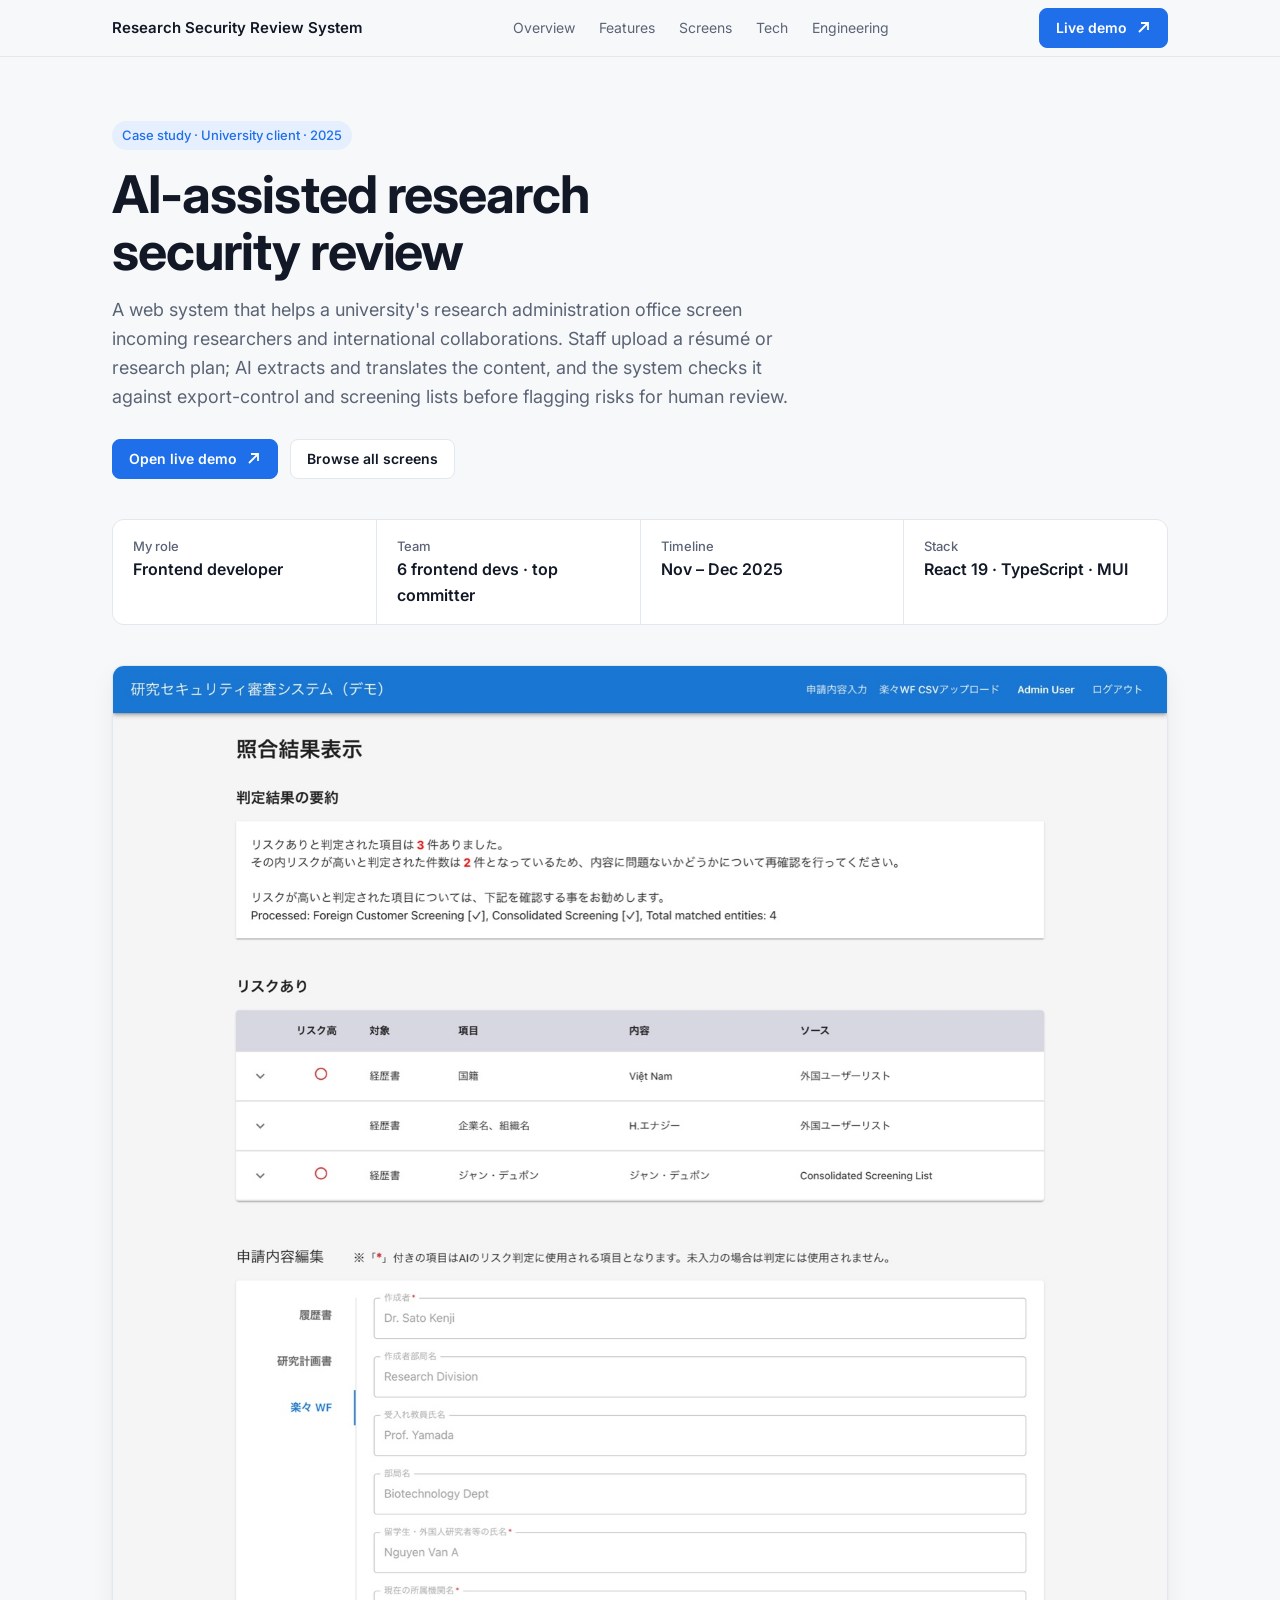
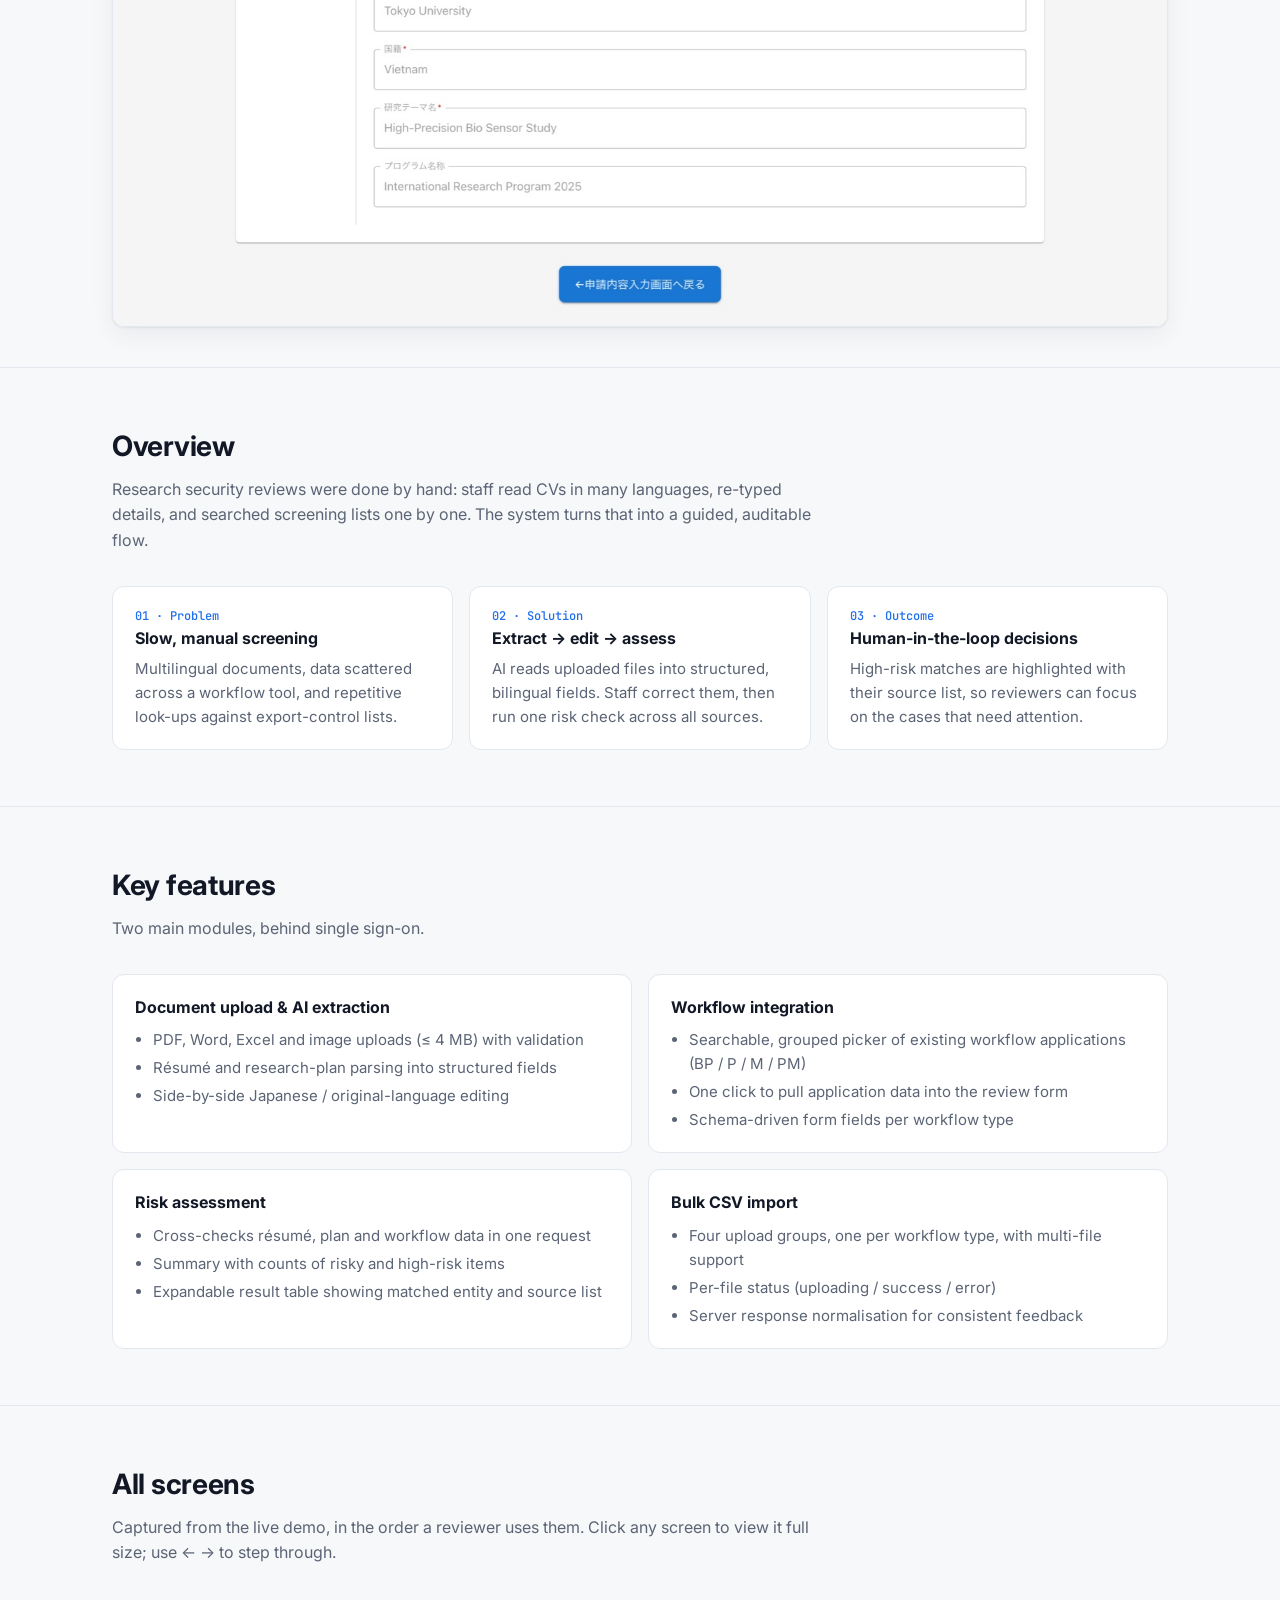
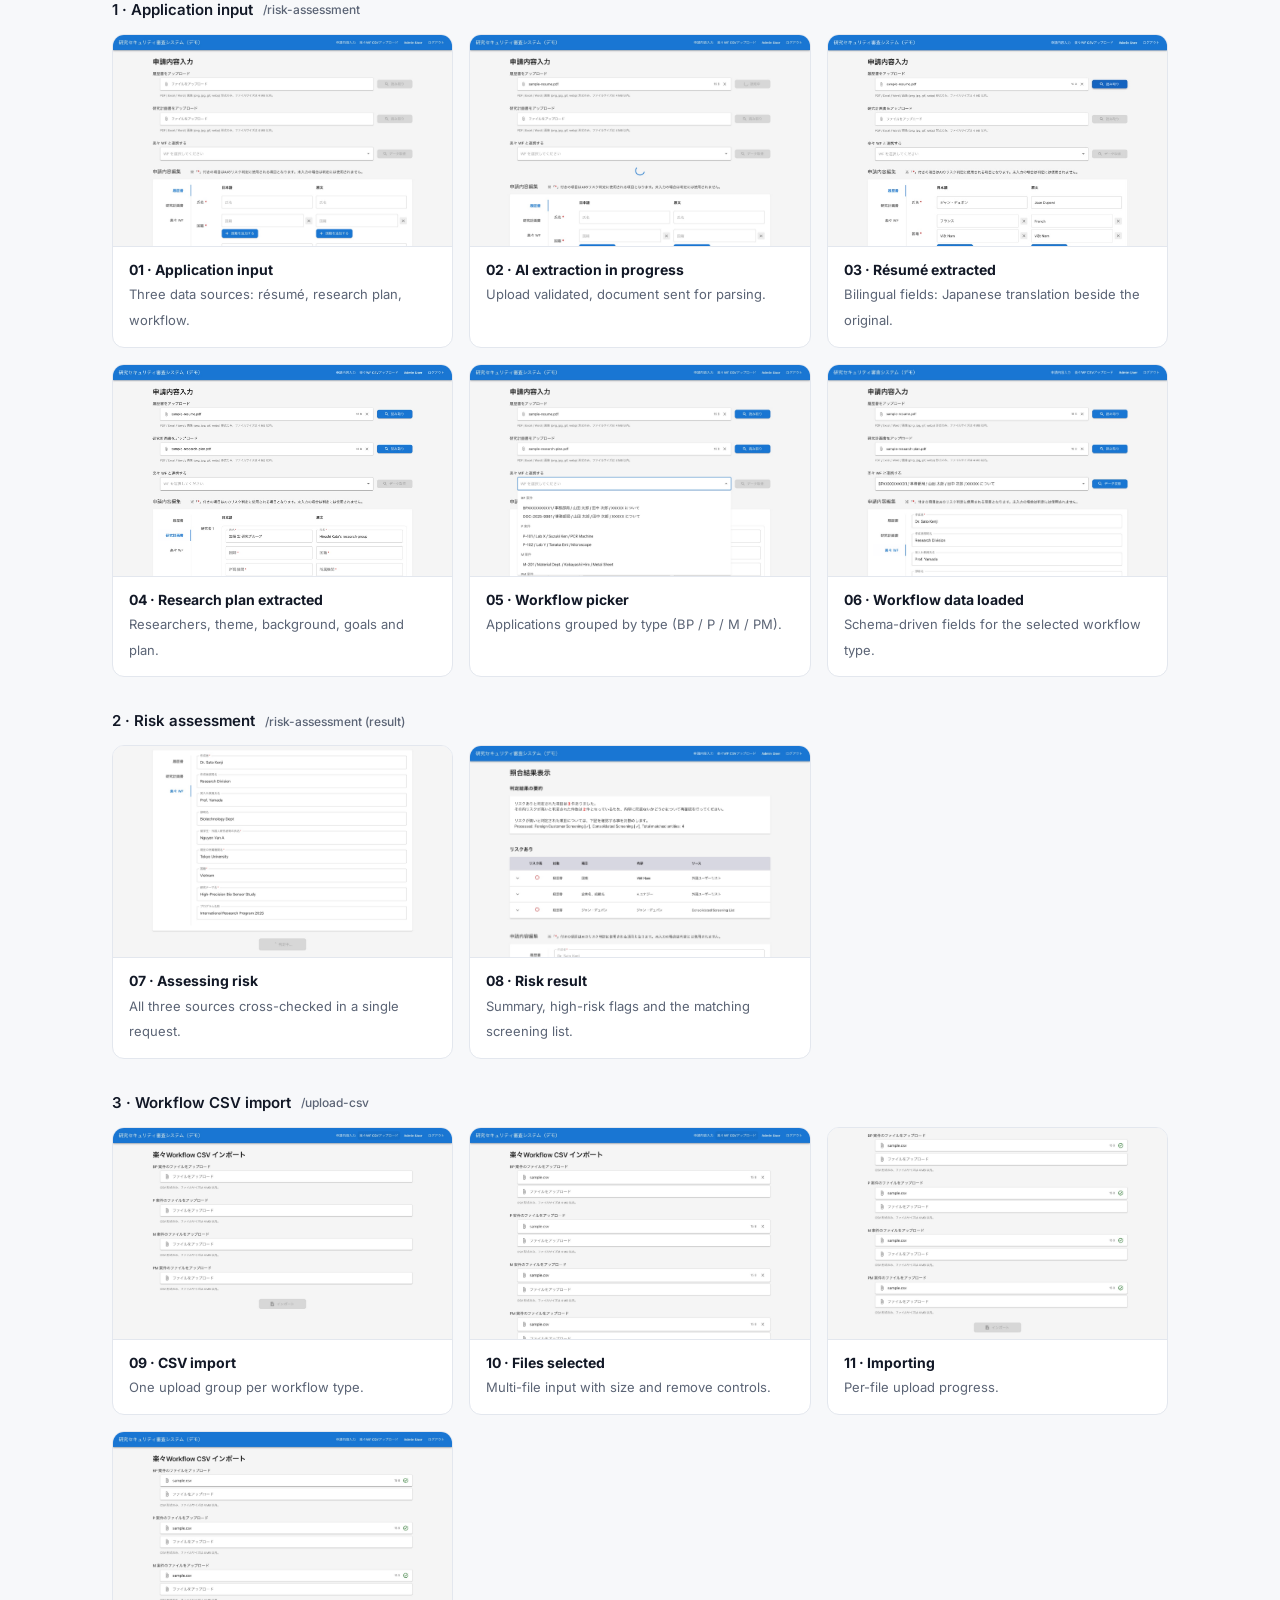
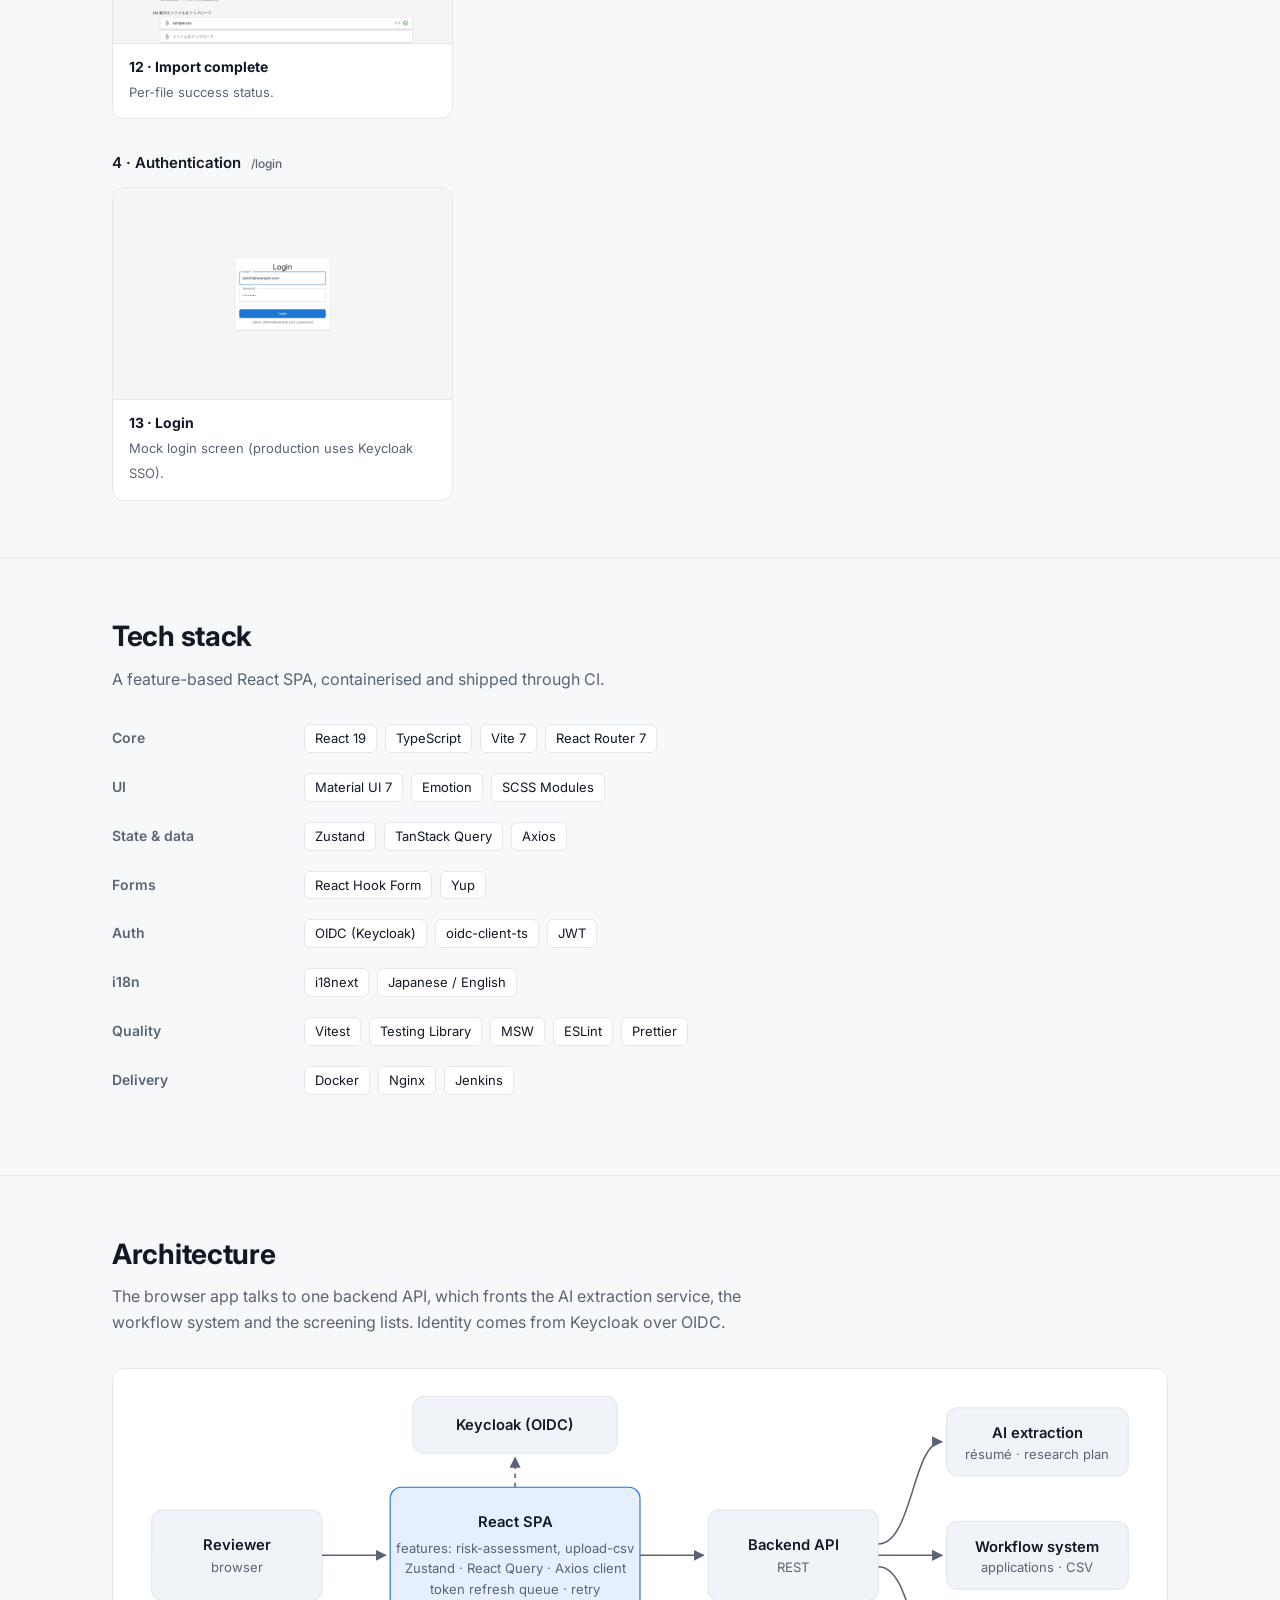
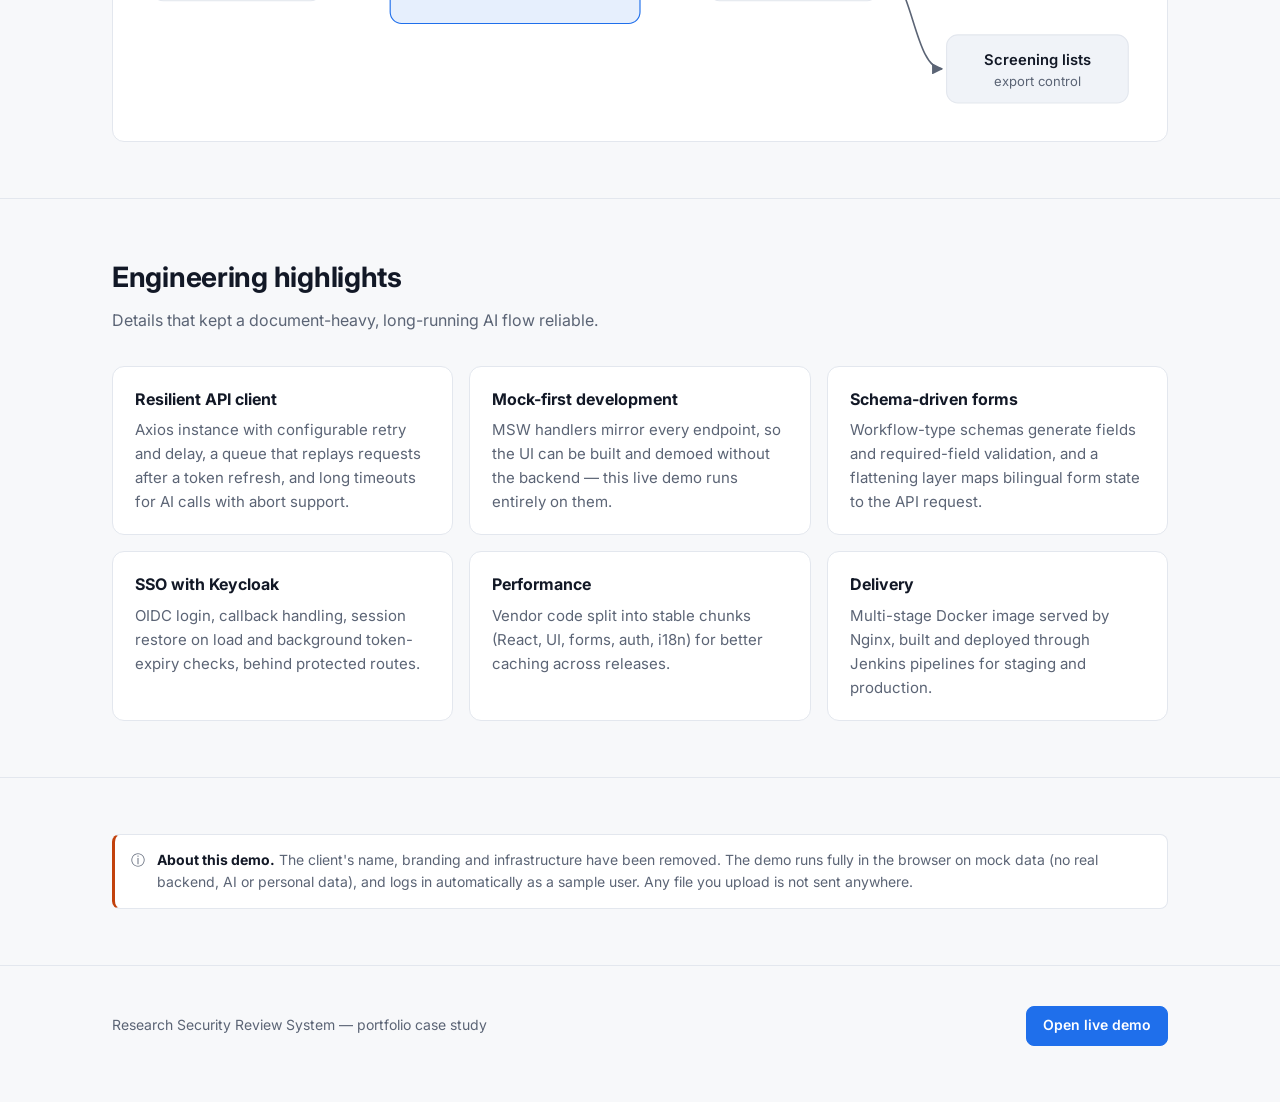
<file: index.html>
<!doctype html>
<html lang="en">
<head>
<meta charset="utf-8">
<meta name="viewport" content="width=device-width, initial-scale=1">
<title>Research Security Review System</title>
<meta name="description" content="Portfolio case study: an AI-assisted research security review system for a university — React 19, TypeScript, MUI, OIDC.">
<link rel="preconnect" href="https://fonts.googleapis.com">
<link rel="preconnect" href="https://fonts.gstatic.com" crossorigin>
<link href="https://fonts.googleapis.com/css2?family=Inter:wght@400;500;600;700&family=JetBrains+Mono:wght@500&display=swap" rel="stylesheet">
<style>
  :root {
    --bg: #f7f8fa; --surface: #ffffff; --surface-2: #f0f3f8; --text: #121826; --muted: #5b6475;
    --border: #e3e7ee; --accent: #1f6feb; --accent-ink: #ffffff; --accent-soft: #e6effd;
    --ok: #1a7f37; --warn: #c2410c; --shadow: 0 1px 2px rgba(16,24,40,.06), 0 8px 24px rgba(16,24,40,.06);
  }
  @media (prefers-color-scheme: dark) {
    :root:not([data-theme="light"]) {
      --bg: #0d1117; --surface: #151b23; --surface-2: #1b2330; --text: #e6edf3; --muted: #9aa5b4;
      --border: #2a3441; --accent: #4c8dff; --accent-ink: #0d1117; --accent-soft: #16233a;
      --ok: #3fb950; --warn: #f0883e; --shadow: 0 1px 2px rgba(0,0,0,.4), 0 8px 24px rgba(0,0,0,.3);
    }
  }
  :root[data-theme="dark"] {
    --bg: #0d1117; --surface: #151b23; --surface-2: #1b2330; --text: #e6edf3; --muted: #9aa5b4;
    --border: #2a3441; --accent: #4c8dff; --accent-ink: #0d1117; --accent-soft: #16233a;
    --ok: #3fb950; --warn: #f0883e; --shadow: 0 1px 2px rgba(0,0,0,.4), 0 8px 24px rgba(0,0,0,.3);
  }
  * { box-sizing: border-box; }
  html { scroll-behavior: smooth; }
  body { margin: 0; background: var(--bg); color: var(--text); font: 16px/1.6 Inter, system-ui, -apple-system, "Segoe UI", sans-serif; -webkit-font-smoothing: antialiased; }
  a { color: var(--accent); text-decoration: none; }
  .wrap { max-width: 1120px; margin: 0 auto; padding: 0 16px; }
  @media (min-width: 720px) { .wrap { padding: 0 32px; } }

  /* Nav */
  nav { position: sticky; top: 0; z-index: 20; background: color-mix(in srgb, var(--bg) 85%, transparent); backdrop-filter: blur(10px); border-bottom: 1px solid var(--border); }
  nav .wrap { display: flex; align-items: center; justify-content: space-between; height: 56px; gap: 16px; }
  .brand { font-weight: 600; font-size: 15px; color: var(--text); white-space: nowrap; overflow: hidden; text-overflow: ellipsis; }
  .navlinks { display: none; gap: 24px; font-size: 14px; }
  .navlinks a { color: var(--muted); } .navlinks a:hover { color: var(--text); }
  @media (min-width: 860px) { .navlinks { display: flex; } }

  /* Buttons */
  .btn { display: inline-flex; align-items: center; gap: 8px; height: 40px; padding: 0 16px; border-radius: 8px; font-weight: 600; font-size: 14px; border: 1px solid var(--border); background: var(--surface); color: var(--text); cursor: pointer; white-space: nowrap; }
  .btn:hover { border-color: var(--muted); }
  .btn.primary { background: var(--accent); color: var(--accent-ink); border-color: var(--accent); }
  .btn.primary:hover { filter: brightness(1.08); }
  .btn svg { width: 16px; height: 16px; }

  /* Hero */
  header.hero { padding: 64px 0 40px; }
  .eyebrow { display: inline-flex; gap: 8px; align-items: center; font-size: 13px; font-weight: 500; color: var(--accent); background: var(--accent-soft); padding: 4px 10px; border-radius: 999px; }
  h1 { font-size: clamp(32px, 5vw, 52px); line-height: 1.1; letter-spacing: -0.02em; margin: 16px 0 16px; max-width: 18ch; }
  .lede { font-size: 18px; color: var(--muted); max-width: 62ch; margin: 0 0 28px; }
  .cta { display: flex; flex-wrap: wrap; gap: 12px; }
  .facts { display: grid; grid-template-columns: repeat(2, 1fr); gap: 1px; background: var(--border); border: 1px solid var(--border); border-radius: 12px; overflow: hidden; margin-top: 40px; }
  @media (min-width: 720px) { .facts { grid-template-columns: repeat(4, 1fr); } }
  .fact { background: var(--surface); padding: 16px 20px; }
  .fact b { display: block; font-size: 13px; font-weight: 500; color: var(--muted); }
  .fact span { font-weight: 600; }
  .hero-shot { margin-top: 40px; border-radius: 12px; overflow: hidden; border: 1px solid var(--border); box-shadow: var(--shadow); cursor: zoom-in; background: var(--surface); }
  .hero-shot img { display: block; width: 100%; height: auto; }

  /* Sections */
  section { padding: 56px 0; border-top: 1px solid var(--border); }
  h2 { font-size: 28px; letter-spacing: -0.01em; margin: 0 0 8px; }
  .sub { color: var(--muted); margin: 0 0 32px; max-width: 70ch; }
  .grid { display: grid; gap: 16px; grid-template-columns: 1fr; }
  @media (min-width: 720px) { .grid.c2 { grid-template-columns: repeat(2, 1fr); } .grid.c3 { grid-template-columns: repeat(3, 1fr); } }
  .card { background: var(--surface); border: 1px solid var(--border); border-radius: 12px; padding: 20px 22px; }
  .card h3 { font-size: 16px; margin: 0 0 6px; }
  .card p { margin: 0; color: var(--muted); font-size: 15px; }
  .card ul { margin: 8px 0 0; padding-left: 18px; color: var(--muted); font-size: 15px; }
  .card li + li { margin-top: 4px; }
  .num { font-family: "JetBrains Mono", ui-monospace, monospace; font-size: 12px; color: var(--accent); font-weight: 500; }

  /* Stack */
  .stack { display: grid; gap: 12px; grid-template-columns: 1fr; }
  @media (min-width: 720px) { .stack { grid-template-columns: 180px 1fr; align-items: baseline; } }
  .stack dt { font-weight: 600; font-size: 14px; color: var(--muted); }
  .stack dd { margin: 0 0 8px; display: flex; flex-wrap: wrap; gap: 8px; }
  .chip { font-size: 13px; padding: 3px 10px; border-radius: 6px; background: var(--surface); border: 1px solid var(--border); }

  /* Architecture */
  .arch { background: var(--surface); border: 1px solid var(--border); border-radius: 12px; padding: 16px; overflow-x: auto; }
  .arch svg { display: block; width: 100%; min-width: 640px; height: auto; }
  .arch .box { fill: var(--surface-2); stroke: var(--border); }
  .arch .box.hl { fill: var(--accent-soft); stroke: var(--accent); }
  .arch text { fill: var(--text); font: 600 13px Inter, sans-serif; }
  .arch text.s { fill: var(--muted); font-weight: 400; font-size: 11.5px; }
  .arch .ln { stroke: var(--muted); stroke-width: 1.4; fill: none; marker-end: url(#arr); }
  .arch .dash { stroke-dasharray: 4 4; }

  /* Gallery */
  .flow-title { font-size: 15px; font-weight: 600; margin: 32px 0 12px; display: flex; align-items: center; gap: 10px; }
  .flow-title:first-of-type { margin-top: 0; }
  .flow-title .tag { font-size: 12px; font-weight: 500; color: var(--muted); }
  .gallery { display: grid; gap: 16px; grid-template-columns: 1fr; }
  @media (min-width: 640px) { .gallery { grid-template-columns: repeat(2, 1fr); } }
  @media (min-width: 980px) { .gallery { grid-template-columns: repeat(3, 1fr); } }
  figure { margin: 0; background: var(--surface); border: 1px solid var(--border); border-radius: 12px; overflow: hidden; cursor: zoom-in; transition: transform .15s ease, box-shadow .15s ease; }
  figure:hover { transform: translateY(-2px); box-shadow: var(--shadow); }
  figure:focus-visible { outline: 2px solid var(--accent); outline-offset: 2px; }
  figure .thumb { aspect-ratio: 16 / 10; overflow: hidden; border-bottom: 1px solid var(--border); background: var(--surface-2); }
  figure img { width: 100%; height: 100%; object-fit: cover; object-position: top center; display: block; }
  figcaption { padding: 12px 16px 14px; }
  figcaption b { display: block; font-size: 14px; }
  figcaption span { font-size: 13px; color: var(--muted); }

  /* Lightbox */
  .lb { position: fixed; inset: 0; z-index: 50; background: rgba(5,8,12,.86); display: none; flex-direction: column; }
  .lb.open { display: flex; }
  .lb-bar { display: flex; align-items: center; justify-content: space-between; gap: 12px; padding: 10px 16px; color: #e6edf3; font-size: 14px; }
  .lb-bar .t { overflow: hidden; text-overflow: ellipsis; white-space: nowrap; }
  .lb-bar .ctrls { display: flex; gap: 8px; flex-shrink: 0; }
  .lb-bar button { background: rgba(255,255,255,.1); color: #fff; border: 0; border-radius: 8px; height: 36px; min-width: 36px; padding: 0 10px; cursor: pointer; font: inherit; }
  .lb-bar button:hover { background: rgba(255,255,255,.2); }
  .lb-body { flex: 1; overflow: auto; padding: 0 16px 24px; }
  .lb-body img { display: block; max-width: min(1400px, 100%); margin: 0 auto; border-radius: 8px; }

  .note { display: flex; gap: 12px; align-items: flex-start; background: var(--surface); border: 1px solid var(--border); border-left: 3px solid var(--warn); border-radius: 8px; padding: 14px 16px; font-size: 14px; color: var(--muted); }
  .note b { color: var(--text); }
  footer { padding: 40px 0 56px; border-top: 1px solid var(--border); color: var(--muted); font-size: 14px; }
  footer .wrap { display: flex; flex-wrap: wrap; gap: 16px; justify-content: space-between; align-items: center; }
</style>
</head>
<body>

<nav>
  <div class="wrap">
    <div class="brand">Research Security Review System</div>
    <div class="navlinks">
      <a href="#overview">Overview</a><a href="#features">Features</a><a href="#screens">Screens</a><a href="#stack">Tech</a><a href="#engineering">Engineering</a>
    </div>
    <a class="btn primary" href="demo/" target="_blank" rel="noopener">Live demo
      <svg viewBox="0 0 16 16" fill="none" stroke="currentColor" stroke-width="1.8"><path d="M6 3h7v7M13 3 4 12"/></svg></a>
  </div>
</nav>

<header class="hero">
  <div class="wrap">
    <span class="eyebrow">Case study · University client · 2025</span>
    <h1>AI-assisted research security review</h1>
    <p class="lede">A web system that helps a university's research administration office screen incoming researchers and international collaborations. Staff upload a résumé or research plan; AI extracts and translates the content, and the system checks it against export-control and screening lists before flagging risks for human review.</p>
    <div class="cta">
      <a class="btn primary" href="demo/" target="_blank" rel="noopener">Open live demo
        <svg viewBox="0 0 16 16" fill="none" stroke="currentColor" stroke-width="1.8"><path d="M6 3h7v7M13 3 4 12"/></svg></a>
      <a class="btn" href="#screens">Browse all screens</a>
    </div>
    <div class="facts">
      <div class="fact"><b>My role</b><span>Frontend developer</span></div>
      <div class="fact"><b>Team</b><span>6 frontend devs · top committer</span></div>
      <div class="fact"><b>Timeline</b><span>Nov – Dec 2025</span></div>
      <div class="fact"><b>Stack</b><span>React 19 · TypeScript · MUI</span></div>
    </div>
    <div class="hero-shot" data-idx="7" role="button" tabindex="0" aria-label="Enlarge risk result screen">
      <img src="screens/08-risk-result.jpg" alt="Risk assessment result screen listing flagged items and their screening sources" loading="eager">
    </div>
  </div>
</header>

<section id="overview">
  <div class="wrap">
    <h2>Overview</h2>
    <p class="sub">Research security reviews were done by hand: staff read CVs in many languages, re-typed details, and searched screening lists one by one. The system turns that into a guided, auditable flow.</p>
    <div class="grid c3">
      <div class="card"><div class="num">01 · Problem</div><h3>Slow, manual screening</h3><p>Multilingual documents, data scattered across a workflow tool, and repetitive look-ups against export-control lists.</p></div>
      <div class="card"><div class="num">02 · Solution</div><h3>Extract → edit → assess</h3><p>AI reads uploaded files into structured, bilingual fields. Staff correct them, then run one risk check across all sources.</p></div>
      <div class="card"><div class="num">03 · Outcome</div><h3>Human-in-the-loop decisions</h3><p>High-risk matches are highlighted with their source list, so reviewers can focus on the cases that need attention.</p></div>
    </div>
  </div>
</section>

<section id="features">
  <div class="wrap">
    <h2>Key features</h2>
    <p class="sub">Two main modules, behind single sign-on.</p>
    <div class="grid c2">
      <div class="card"><h3>Document upload &amp; AI extraction</h3><ul><li>PDF, Word, Excel and image uploads (≤ 4 MB) with validation</li><li>Résumé and research-plan parsing into structured fields</li><li>Side-by-side Japanese / original-language editing</li></ul></div>
      <div class="card"><h3>Workflow integration</h3><ul><li>Searchable, grouped picker of existing workflow applications (BP / P / M / PM)</li><li>One click to pull application data into the review form</li><li>Schema-driven form fields per workflow type</li></ul></div>
      <div class="card"><h3>Risk assessment</h3><ul><li>Cross-checks résumé, plan and workflow data in one request</li><li>Summary with counts of risky and high-risk items</li><li>Expandable result table showing matched entity and source list</li></ul></div>
      <div class="card"><h3>Bulk CSV import</h3><ul><li>Four upload groups, one per workflow type, with multi-file support</li><li>Per-file status (uploading / success / error)</li><li>Server response normalisation for consistent feedback</li></ul></div>
    </div>
  </div>
</section>

<section id="screens">
  <div class="wrap">
    <h2>All screens</h2>
    <p class="sub">Captured from the live demo, in the order a reviewer uses them. Click any screen to view it full size; use ← → to step through.</p>

    <div class="flow-title">1 · Application input <span class="tag">/risk-assessment</span></div>
    <div class="gallery" id="g1"></div>

    <div class="flow-title">2 · Risk assessment <span class="tag">/risk-assessment (result)</span></div>
    <div class="gallery" id="g2"></div>

    <div class="flow-title">3 · Workflow CSV import <span class="tag">/upload-csv</span></div>
    <div class="gallery" id="g3"></div>

    <div class="flow-title">4 · Authentication <span class="tag">/login</span></div>
    <div class="gallery" id="g4"></div>
  </div>
</section>

<section id="stack">
  <div class="wrap">
    <h2>Tech stack</h2>
    <p class="sub">A feature-based React SPA, containerised and shipped through CI.</p>
    <dl class="stack">
      <dt>Core</dt><dd><span class="chip">React 19</span><span class="chip">TypeScript</span><span class="chip">Vite 7</span><span class="chip">React Router 7</span></dd>
      <dt>UI</dt><dd><span class="chip">Material UI 7</span><span class="chip">Emotion</span><span class="chip">SCSS Modules</span></dd>
      <dt>State &amp; data</dt><dd><span class="chip">Zustand</span><span class="chip">TanStack Query</span><span class="chip">Axios</span></dd>
      <dt>Forms</dt><dd><span class="chip">React Hook Form</span><span class="chip">Yup</span></dd>
      <dt>Auth</dt><dd><span class="chip">OIDC (Keycloak)</span><span class="chip">oidc-client-ts</span><span class="chip">JWT</span></dd>
      <dt>i18n</dt><dd><span class="chip">i18next</span><span class="chip">Japanese / English</span></dd>
      <dt>Quality</dt><dd><span class="chip">Vitest</span><span class="chip">Testing Library</span><span class="chip">MSW</span><span class="chip">ESLint</span><span class="chip">Prettier</span></dd>
      <dt>Delivery</dt><dd><span class="chip">Docker</span><span class="chip">Nginx</span><span class="chip">Jenkins</span></dd>
    </dl>
  </div>
</section>

<section id="architecture">
  <div class="wrap">
    <h2>Architecture</h2>
    <p class="sub">The browser app talks to one backend API, which fronts the AI extraction service, the workflow system and the screening lists. Identity comes from Keycloak over OIDC.</p>
    <div class="arch">
      <svg viewBox="0 0 900 300" role="img" aria-label="Architecture: browser SPA connects to Keycloak for login and to a backend API, which connects to an AI extraction service, a workflow system and screening lists">
        <defs><marker id="arr" viewBox="0 0 10 10" refX="9" refY="5" markerWidth="7" markerHeight="7" orient="auto-start-reverse"><path d="M0 0 10 5 0 10z" fill="currentColor" style="color: var(--muted)"/></marker></defs>
        <rect class="box" x="20" y="110" width="150" height="80" rx="10"/>
        <text x="95" y="145" text-anchor="middle">Reviewer</text><text class="s" x="95" y="165" text-anchor="middle">browser</text>
        <rect class="box hl" x="230" y="90" width="220" height="120" rx="10"/>
        <text x="340" y="125" text-anchor="middle">React SPA</text>
        <text class="s" x="340" y="148" text-anchor="middle">features: risk-assessment, upload-csv</text>
        <text class="s" x="340" y="166" text-anchor="middle">Zustand · React Query · Axios client</text>
        <text class="s" x="340" y="184" text-anchor="middle">token refresh queue · retry</text>
        <rect class="box" x="250" y="10" width="180" height="50" rx="10"/>
        <text x="340" y="40" text-anchor="middle">Keycloak (OIDC)</text>
        <rect class="box" x="510" y="110" width="150" height="80" rx="10"/>
        <text x="585" y="145" text-anchor="middle">Backend API</text><text class="s" x="585" y="165" text-anchor="middle">REST</text>
        <rect class="box" x="720" y="20" width="160" height="60" rx="10"/>
        <text x="800" y="47" text-anchor="middle">AI extraction</text><text class="s" x="800" y="65" text-anchor="middle">résumé · research plan</text>
        <rect class="box" x="720" y="120" width="160" height="60" rx="10"/>
        <text x="800" y="147" text-anchor="middle">Workflow system</text><text class="s" x="800" y="165" text-anchor="middle">applications · CSV</text>
        <rect class="box" x="720" y="220" width="160" height="60" rx="10"/>
        <text x="800" y="247" text-anchor="middle">Screening lists</text><text class="s" x="800" y="265" text-anchor="middle">export control</text>
        <path class="ln" d="M170 150H226"/>
        <path class="ln dash" d="M340 90V64"/>
        <path class="ln" d="M450 150H506"/>
        <path class="ln" d="M660 140 C690 140 690 50 716 50"/>
        <path class="ln" d="M660 150H716"/>
        <path class="ln" d="M660 160 C690 160 690 250 716 250"/>
      </svg>
    </div>
  </div>
</section>

<section id="engineering">
  <div class="wrap">
    <h2>Engineering highlights</h2>
    <p class="sub">Details that kept a document-heavy, long-running AI flow reliable.</p>
    <div class="grid c3">
      <div class="card"><h3>Resilient API client</h3><p>Axios instance with configurable retry and delay, a queue that replays requests after a token refresh, and long timeouts for AI calls with abort support.</p></div>
      <div class="card"><h3>Mock-first development</h3><p>MSW handlers mirror every endpoint, so the UI can be built and demoed without the backend — this live demo runs entirely on them.</p></div>
      <div class="card"><h3>Schema-driven forms</h3><p>Workflow-type schemas generate fields and required-field validation, and a flattening layer maps bilingual form state to the API request.</p></div>
      <div class="card"><h3>SSO with Keycloak</h3><p>OIDC login, callback handling, session restore on load and background token-expiry checks, behind protected routes.</p></div>
      <div class="card"><h3>Performance</h3><p>Vendor code split into stable chunks (React, UI, forms, auth, i18n) for better caching across releases.</p></div>
      <div class="card"><h3>Delivery</h3><p>Multi-stage Docker image served by Nginx, built and deployed through Jenkins pipelines for staging and production.</p></div>
    </div>
  </div>
</section>

<section>
  <div class="wrap">
    <div class="note"><span>ⓘ</span><div><b>About this demo.</b> The client's name, branding and infrastructure have been removed. The demo runs fully in the browser on mock data (no real backend, AI or personal data), and logs in automatically as a sample user. Any file you upload is not sent anywhere.</div></div>
  </div>
</section>

<footer>
  <div class="wrap">
    <span>Research Security Review System — portfolio case study</span>
    <a class="btn primary" href="demo/" target="_blank" rel="noopener">Open live demo</a>
  </div>
</footer>

<div class="lb" id="lb" role="dialog" aria-modal="true" aria-label="Screenshot viewer">
  <div class="lb-bar">
    <span class="t" id="lbt"></span>
    <div class="ctrls">
      <button id="lbp" aria-label="Previous">←</button>
      <button id="lbn" aria-label="Next">→</button>
      <button id="lbc" aria-label="Close">✕</button>
    </div>
  </div>
  <div class="lb-body" id="lbb"><img id="lbi" alt=""></div>
</div>

<script>
  const SCREENS = [
    ['g1', '01-application-empty', 'Application input', 'Three data sources: résumé, research plan, workflow.'],
    ['g1', '02-ai-extracting', 'AI extraction in progress', 'Upload validated, document sent for parsing.'],
    ['g1', '03-resume-extracted', 'Résumé extracted', 'Bilingual fields: Japanese translation beside the original.'],
    ['g1', '04-research-plan', 'Research plan extracted', 'Researchers, theme, background, goals and plan.'],
    ['g1', '05-workflow-dropdown', 'Workflow picker', 'Applications grouped by type (BP / P / M / PM).'],
    ['g1', '06-workflow-detail', 'Workflow data loaded', 'Schema-driven fields for the selected workflow type.'],
    ['g2', '07-risk-assessing', 'Assessing risk', 'All three sources cross-checked in a single request.'],
    ['g2', '08-risk-result', 'Risk result', 'Summary, high-risk flags and the matching screening list.'],
    ['g3', '09-csv-import', 'CSV import', 'One upload group per workflow type.'],
    ['g3', '10-csv-files-selected', 'Files selected', 'Multi-file input with size and remove controls.'],
    ['g3', '11-csv-importing', 'Importing', 'Per-file upload progress.'],
    ['g3', '12-csv-import-result', 'Import complete', 'Per-file success status.'],
    ['g4', '13-login', 'Login', 'Mock login screen (production uses Keycloak SSO).'],
  ];
  SCREENS.forEach(([g, file, title, desc], i) => {
    const f = document.createElement('figure');
    f.tabIndex = 0; f.dataset.idx = i; f.setAttribute('role', 'button'); f.setAttribute('aria-label', 'Enlarge: ' + title);
    f.innerHTML = `<div class="thumb"><img src="screens/${file}.jpg" alt="${title}" loading="lazy"></div><figcaption><b>${String(i + 1).padStart(2, '0')} · ${title}</b><span>${desc}</span></figcaption>`;
    document.getElementById(g).appendChild(f);
  });

  const lb = document.getElementById('lb'), lbi = document.getElementById('lbi'), lbt = document.getElementById('lbt'), lbb = document.getElementById('lbb');
  let cur = 0;
  function show(i) {
    cur = (i + SCREENS.length) % SCREENS.length;
    const [, file, title, desc] = SCREENS[cur];
    lbi.src = `screens/${file}.jpg`; lbi.alt = title;
    lbt.textContent = `${cur + 1} / ${SCREENS.length} · ${title} — ${desc}`;
    lb.classList.add('open'); lbb.scrollTop = 0; document.body.style.overflow = 'hidden';
  }
  function close() { lb.classList.remove('open'); document.body.style.overflow = ''; }
  document.addEventListener('click', (e) => {
    const t = e.target.closest('[data-idx]');
    if (t && !lb.contains(t)) show(+t.dataset.idx);
  });
  document.addEventListener('keydown', (e) => {
    if (!lb.classList.contains('open')) {
      const t = e.target.closest && e.target.closest('[data-idx]');
      if (t && (e.key === 'Enter' || e.key === ' ')) { e.preventDefault(); show(+t.dataset.idx); }
      return;
    }
    if (e.key === 'Escape') close();
    if (e.key === 'ArrowRight') show(cur + 1);
    if (e.key === 'ArrowLeft') show(cur - 1);
  });
  document.getElementById('lbc').onclick = close;
  document.getElementById('lbn').onclick = () => show(cur + 1);
  document.getElementById('lbp').onclick = () => show(cur - 1);
  lbb.addEventListener('click', (e) => { if (e.target === lbb) close(); });
</script>
</body>
</html>
</file>
